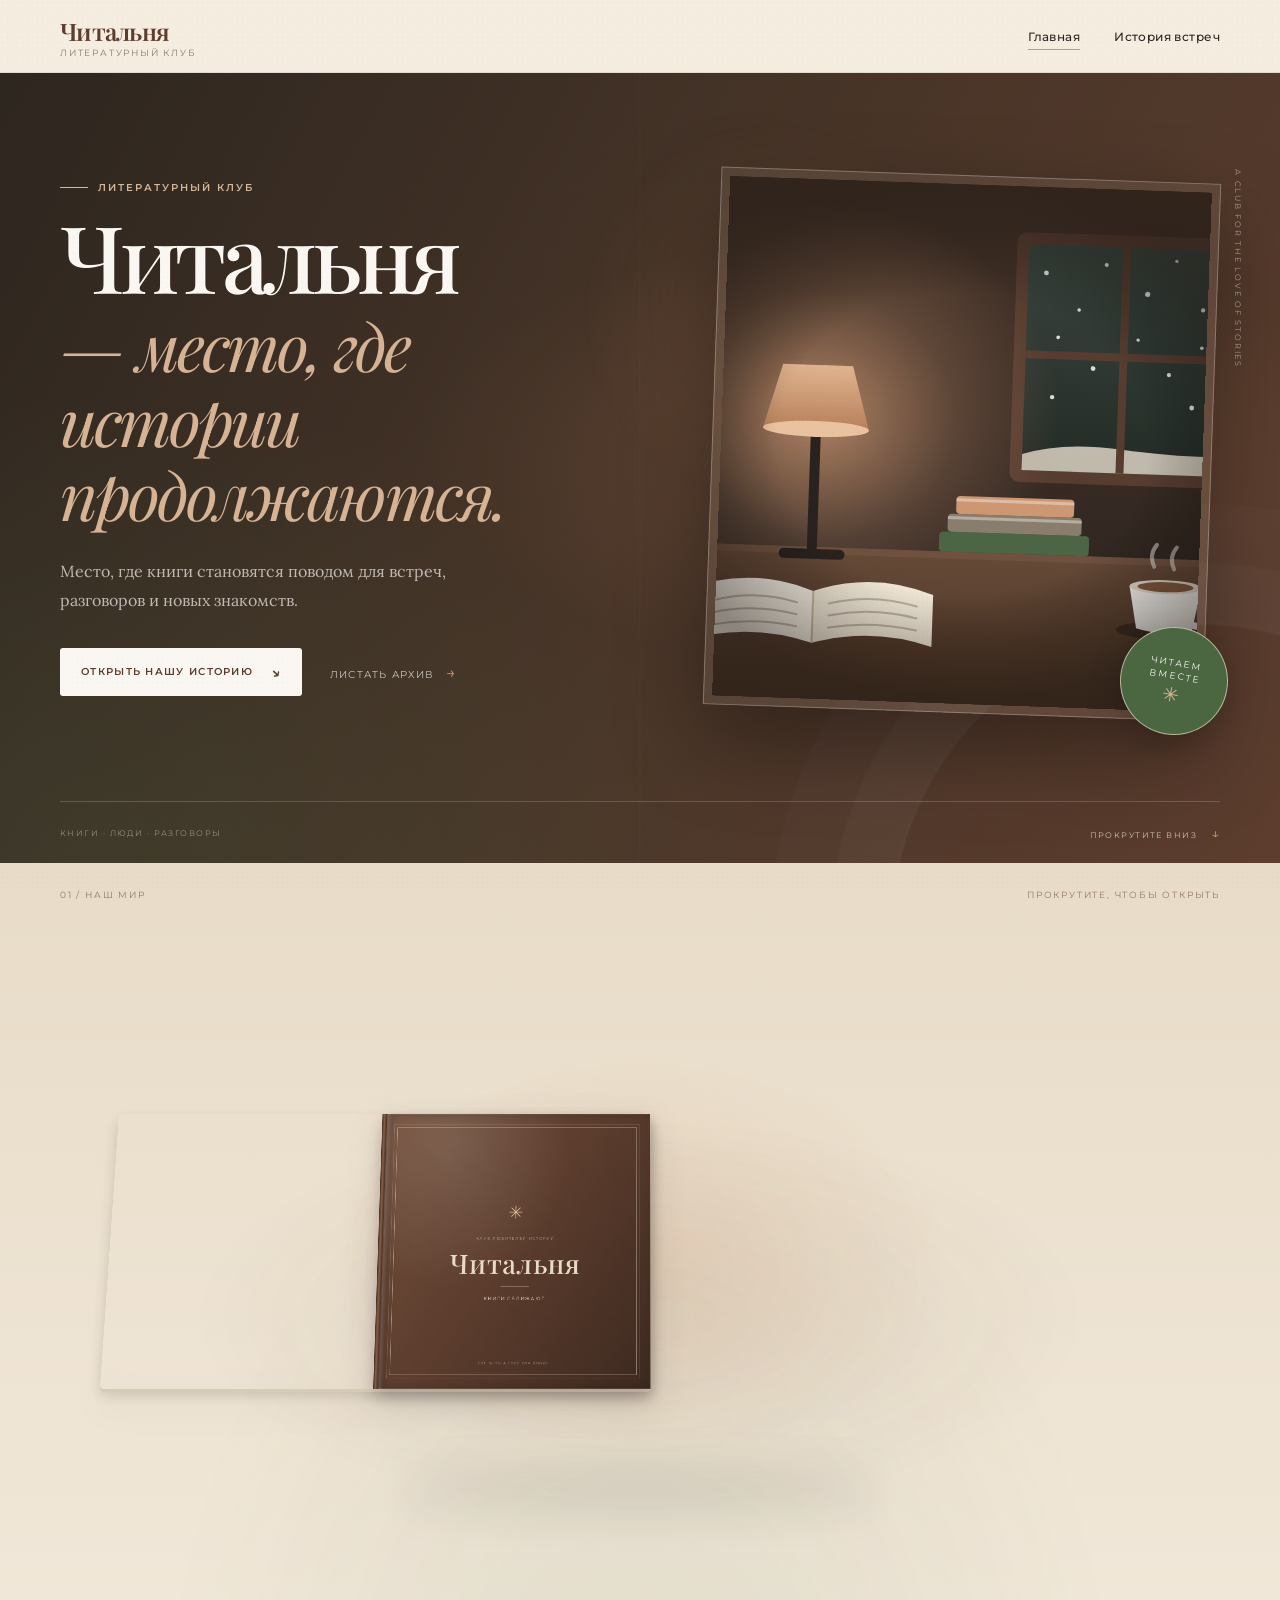
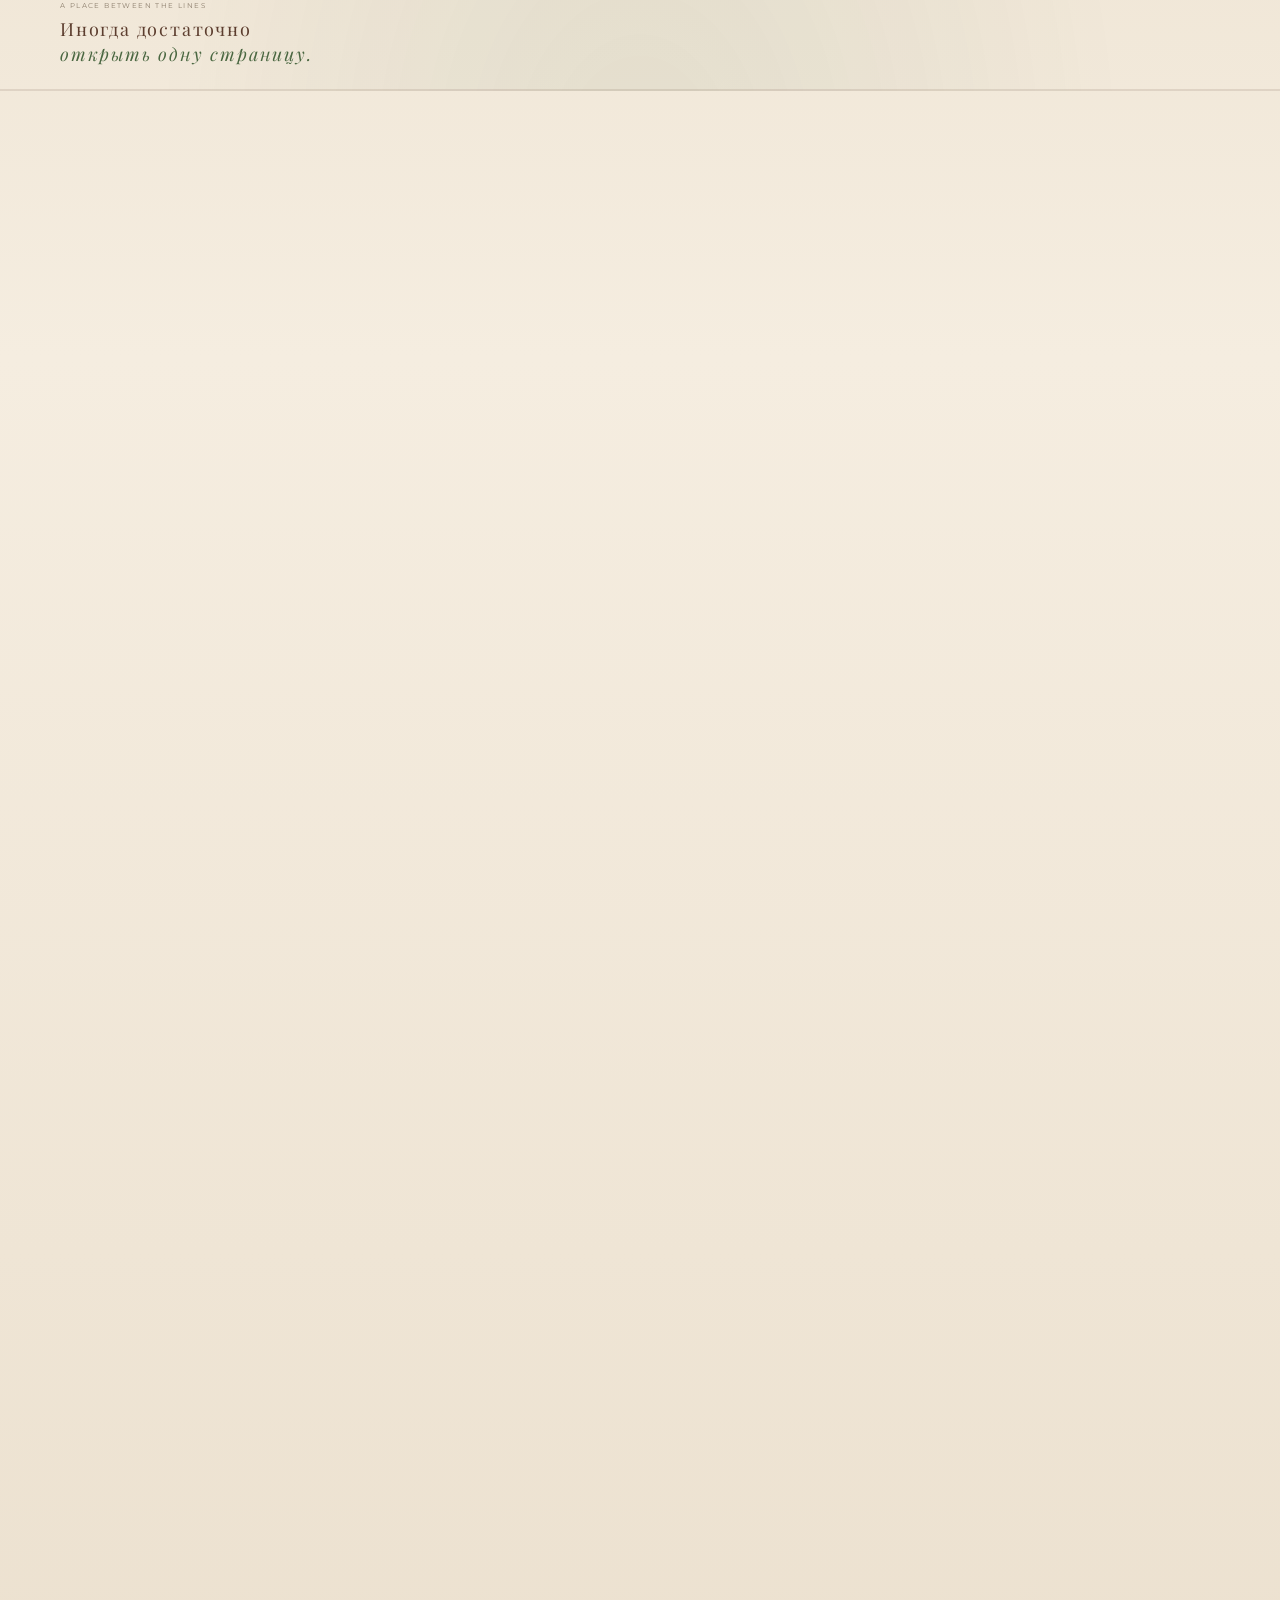
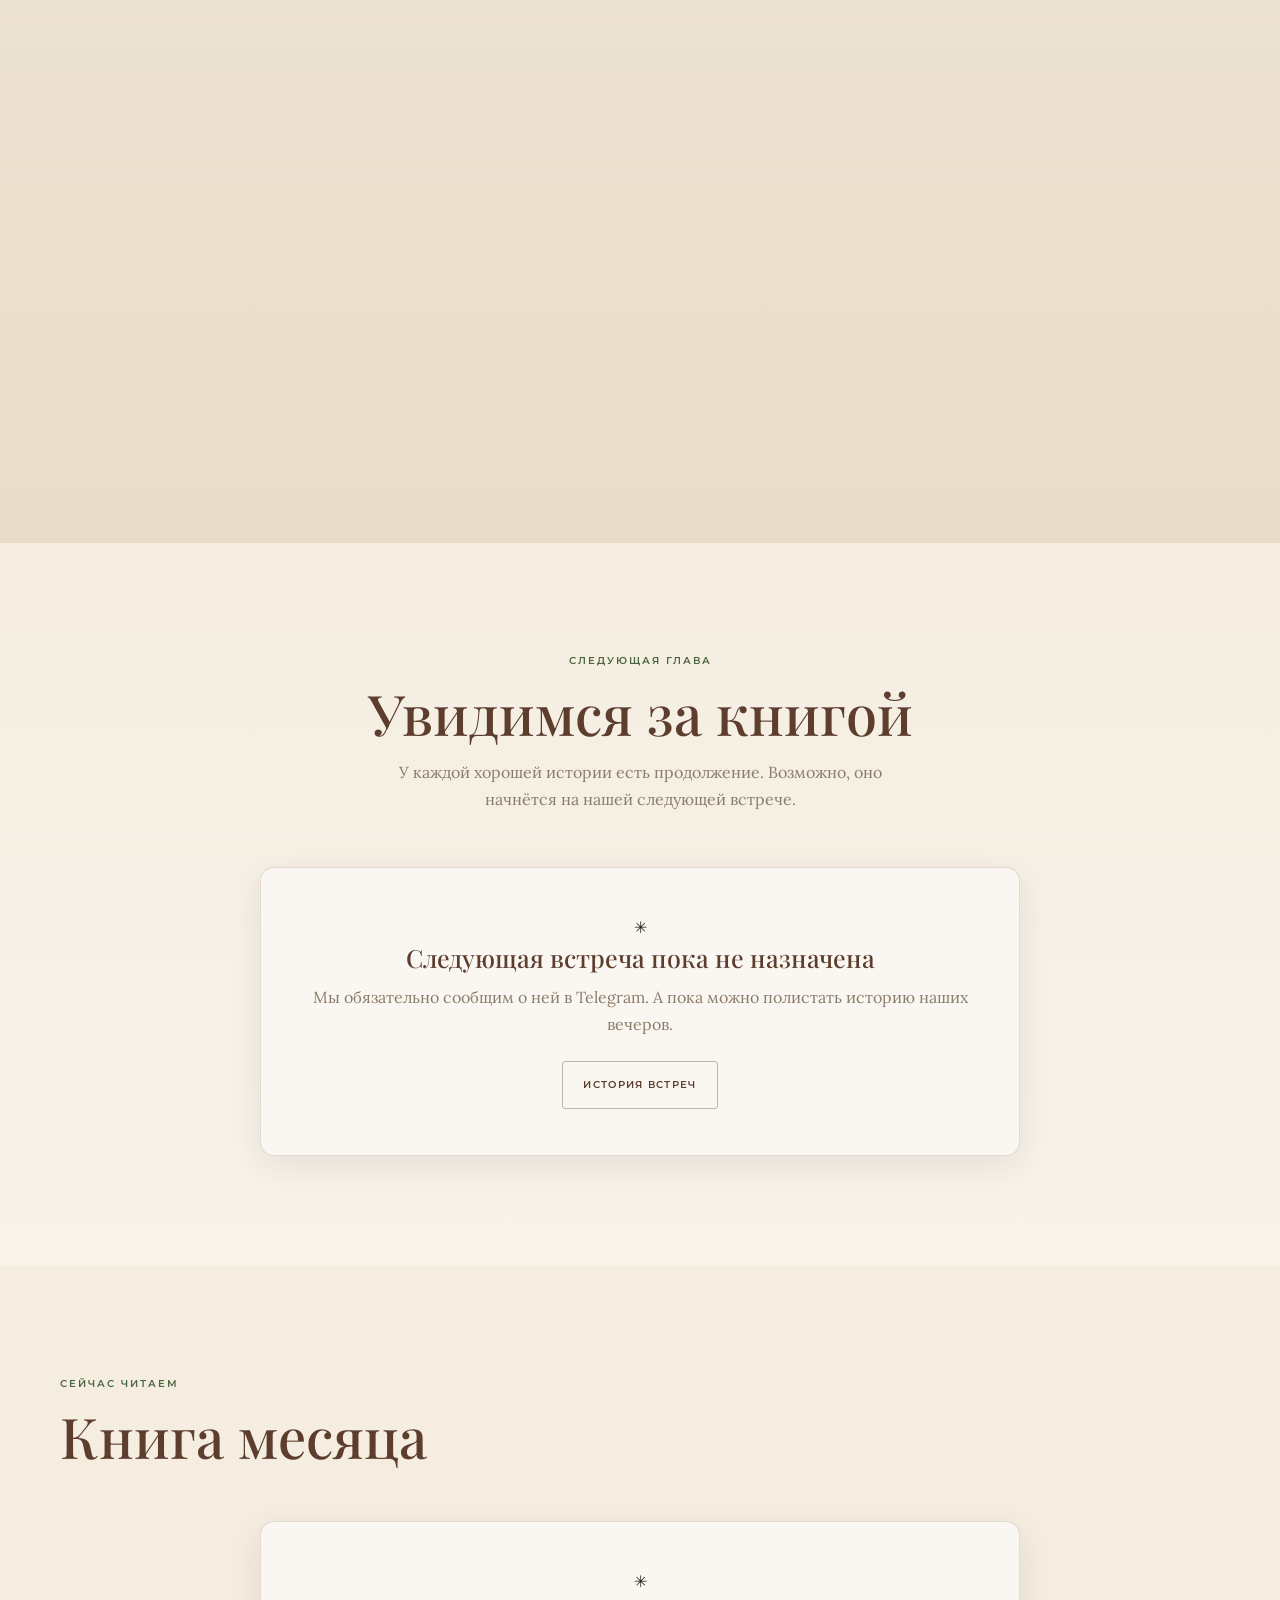
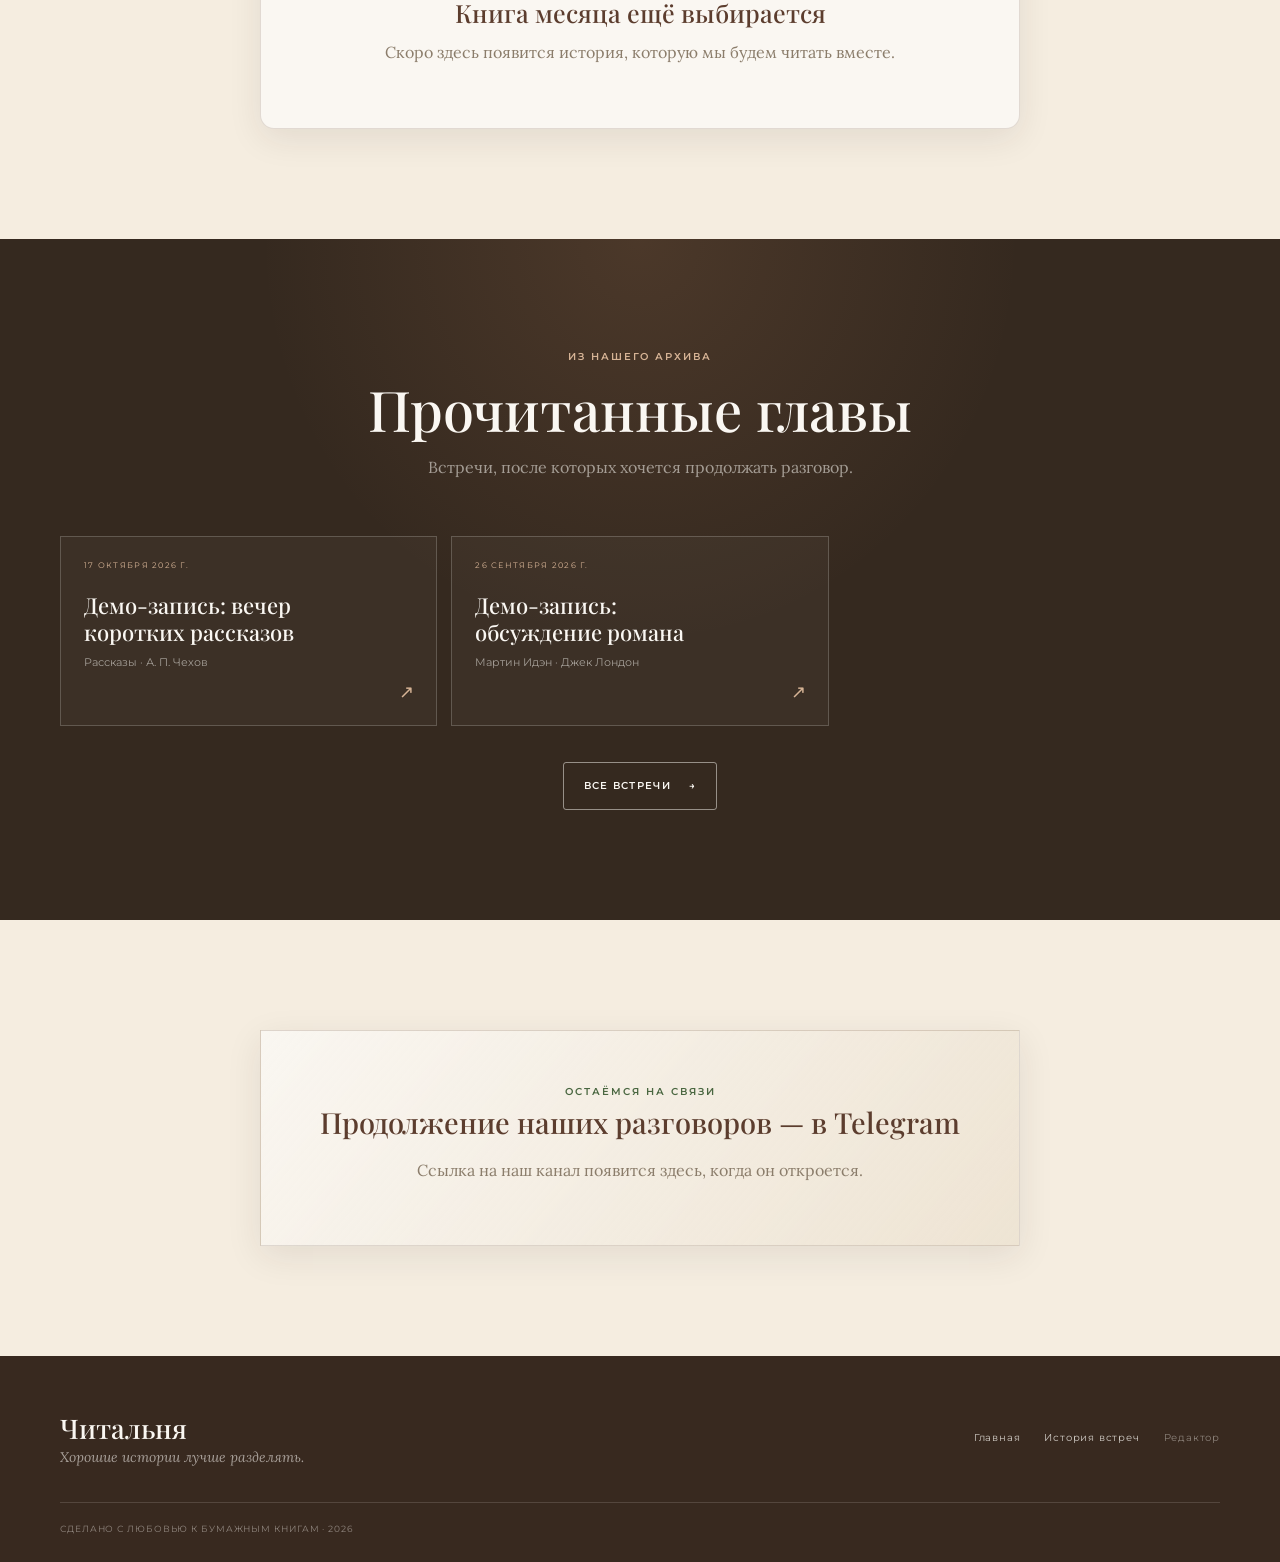
<file: index.html>
<!DOCTYPE html>
<html lang="ru">
<head>
  <meta charset="UTF-8">
  <meta name="viewport" content="width=device-width, initial-scale=1.0">
  <meta name="theme-color" content="#F5EDE0">
  <meta name="description" content="Читальня — камерный литературный клуб. Встречи, книги, разговоры и тёплые вечера.">
  <title>Читальня — литературный клуб</title>
  <link rel="icon" type="image/svg+xml" href="assets/icons/favicon.svg">
  <link rel="preconnect" href="https://fonts.googleapis.com">
  <link rel="preconnect" href="https://fonts.gstatic.com" crossorigin>
  <link href="https://fonts.googleapis.com/css2?family=Playfair+Display:ital,wght@0,400;0,500;0,600;0,700;1,400&family=Lora:ital,wght@0,400;0,500;0,600;1,400&family=Montserrat:wght@400;500;600&display=swap" rel="stylesheet">
  <link rel="stylesheet" href="css/global.css">
  <link rel="stylesheet" href="css/home.css">
</head>
<body>
  <a class="skip-link" href="#main">К содержанию</a>
  <header class="site-header">
    <div class="container site-header__inner">
      <a class="brand" href="index.html" aria-label="Читальня — главная">
        <span class="brand__name" data-site-name>Читальня</span>
        <span class="brand__sub" data-site-subtitle>Литературный клуб</span>
      </a>
      <button class="nav-toggle" type="button" aria-expanded="false" aria-controls="siteNav" aria-label="Открыть меню"><span></span><span></span><span></span></button>
      <nav id="siteNav" class="site-nav" aria-label="Основная навигация">
        <a href="index.html">Главная</a>
        <a href="history.html">История встреч</a>
        <span data-telegram-wrap><a data-telegram-link>Telegram</a></span>
      </nav>
    </div>
  </header>

  <div class="container"><div id="dataNotice" class="data-notice" hidden></div></div>
  <noscript><div class="container"><div class="data-notice">Для работы Читальни нужен включённый JavaScript.</div></div></noscript>

  <main id="main">
    <section class="hero hero--cinematic">
      <div class="hero__grain" aria-hidden="true"></div>
      <div class="hero__orb hero__orb--one" aria-hidden="true"></div>
      <div class="hero__orb hero__orb--two" aria-hidden="true"></div>
      <div class="hero__inner container">
        <div class="hero__copy">
          <p class="eyebrow hero__eyebrow"><span class="eyebrow__line"></span><span data-site-subtitle>Литературный клуб</span></p>
          <h1 class="hero__title"><span data-site-name>Читальня</span><i> — место, где истории продолжаются.</i></h1>
          <p class="hero__desc" id="heroDesc">Место, где книги становятся поводом для встреч, разговоров и новых знакомств.</p>
          <div class="hero__actions">
            <a class="btn btn--light" href="#book-section"><span>Открыть нашу историю</span><span class="btn__arrow" aria-hidden="true">↘</span></a>
            <a class="hero__quiet-link" href="history.html">Листать архив <span aria-hidden="true">→</span></a>
          </div>
        </div>
        <div class="hero__visual" aria-hidden="true">
          <div class="hero__visual-glow"></div>
          <div class="hero__image-frame"><img id="heroImage" src="assets/images/hero.svg" width="640" height="520" alt="" fetchpriority="high" decoding="async"></div>
          <div class="hero__seal"><span>ЧИТАЕМ</span><span>ВМЕСТЕ</span><b>✳</b></div>
          <span class="hero__side-note">A CLUB FOR THE LOVE OF STORIES</span>
        </div>
      </div>
      <div class="hero__bottom container"><span>КНИГИ · ЛЮДИ · РАЗГОВОРЫ</span><a href="#book-section">ПРОКРУТИТЕ ВНИЗ <span aria-hidden="true">↓</span></a></div>
    </section>

    <section class="book-scroll-section" id="book-section" aria-label="История Читальни">
      <div class="book-scroll-sticky" id="bookScrollSticky">
        <div class="book-atmosphere" aria-hidden="true"></div>
        <div class="book-scroll-top container">
          <span class="book-scroll-kicker">01 / НАШ МИР</span>
          <span class="book-scroll-instruction" id="bookHint">ПРОКРУТИТЕ, ЧТОБЫ ОТКРЫТЬ</span>
        </div>
        <div class="book-stage">
          <div class="book-stage__halo" aria-hidden="true"></div>
          <div class="book-shadow" aria-hidden="true"></div>
          <div class="scroll-book" id="book" data-state="closed">
            <div class="book-pages">
              <article class="book-page book-page--left" aria-label="О клубе">
                <div class="page-inner" id="bookPageLeft"></div>
                <span class="page-number">01</span>
              </article>
              <article class="book-page book-page--right" aria-label="Ближайшая встреча">
                <div class="page-inner" id="bookPageRight"></div>
                <span class="page-number">02</span>
              </article>
            </div>
            <div class="book-cover" id="bookCover">
              <div class="book-cover__face book-cover__front">
                <div class="book-cover__border">
                  <span class="book-cover__ornament">✳</span>
                  <span class="book-cover__small">КЛУБ ЛЮБИТЕЛЕЙ ИСТОРИЙ</span>
                  <span class="book-cover__title" data-book-title>Читальня</span>
                  <span class="book-cover__rule"></span>
                  <span class="book-cover__sub">Книги сближают</span>
                  <span class="book-cover__author">EST. WITH A LOVE FOR BOOKS</span>
                </div>
                <button type="button" class="book-cover__trigger" id="bookOpenTrigger" aria-label="Прокрутить к раскрытой книге"></button>
              </div>
              <div class="book-cover__face book-cover__back" aria-hidden="true"><span>EX LIBRIS<br><b>ЧИТАЛЬНЯ</b></span></div>
            </div>
            <div class="book-spine" aria-hidden="true"></div>
          </div>
        </div>
        <div class="book-scroll-caption container">
          <div class="book-scroll-caption__left"><span class="caption-index">A PLACE BETWEEN THE LINES</span><p>Иногда достаточно<br><em>открыть одну страницу.</em></p></div>
          <div class="book-scroll-caption__right"><span class="caption-index">02 / ВНУТРИ</span><p>Знакомьтесь с клубом,<br>выбирайте следующую встречу.</p></div>
        </div>
        <div class="book-progress" aria-hidden="true"><span id="bookProgressBar"></span></div>
      </div>
    </section>

    <section class="section meeting-section" id="next-meeting">
      <div class="container">
        <header class="section__head reveal"><p class="eyebrow">Следующая глава</p><h2>Увидимся за книгой</h2><p class="section__intro">У каждой хорошей истории есть продолжение. Возможно, оно начнётся на нашей следующей встрече.</p></header>
        <div id="nextMeetingBody"></div>
      </div>
    </section>

    <section class="section book-month-section" id="book-of-month">
      <div class="container">
        <header class="section__head reveal section__head--left"><p class="eyebrow">Сейчас читаем</p><h2>Книга месяца</h2></header>
        <div id="bookOfMonthBody"></div>
      </div>
    </section>

    <section class="section recent-section section--dark" id="recent">
      <div class="container">
        <header class="section__head reveal"><p class="eyebrow eyebrow--light">Из нашего архива</p><h2>Прочитанные главы</h2><p class="section__intro">Встречи, после которых хочется продолжать разговор.</p></header>
        <div class="recent-grid" id="recentBody"></div>
        <p class="section__more"><a class="btn btn--outline-light" href="history.html">Все встречи <span aria-hidden="true">→</span></a></p>
      </div>
    </section>

    <section class="section telegram-section" id="telegram"><div class="container" id="telegramBody"></div></section>
  </main>

  <footer class="site-footer">
    <div class="container site-footer__inner">
      <div><p class="site-footer__brand"><span data-site-name>Читальня</span></p><p class="site-footer__tagline">Хорошие истории лучше разделять.</p></div>
      <nav class="site-footer__nav" aria-label="Ссылки в подвале"><a href="index.html">Главная</a><a href="history.html">История встреч</a><span data-telegram-wrap><a data-telegram-link>Telegram</a></span><a href="editor.html" class="muted-link">Редактор</a></nav>
      <p class="site-footer__note">Сделано с любовью к бумажным книгам · <span data-year></span></p>
    </div>
  </footer>

  <div id="toastRegion" class="toast-region" aria-live="polite"></div>
  <script src="js/core.js" defer></script>
  <script src="js/render.js" defer></script>
  <script src="js/book.js" defer></script>
  <script src="js/home.js" defer></script>
</body>
</html>
</file>
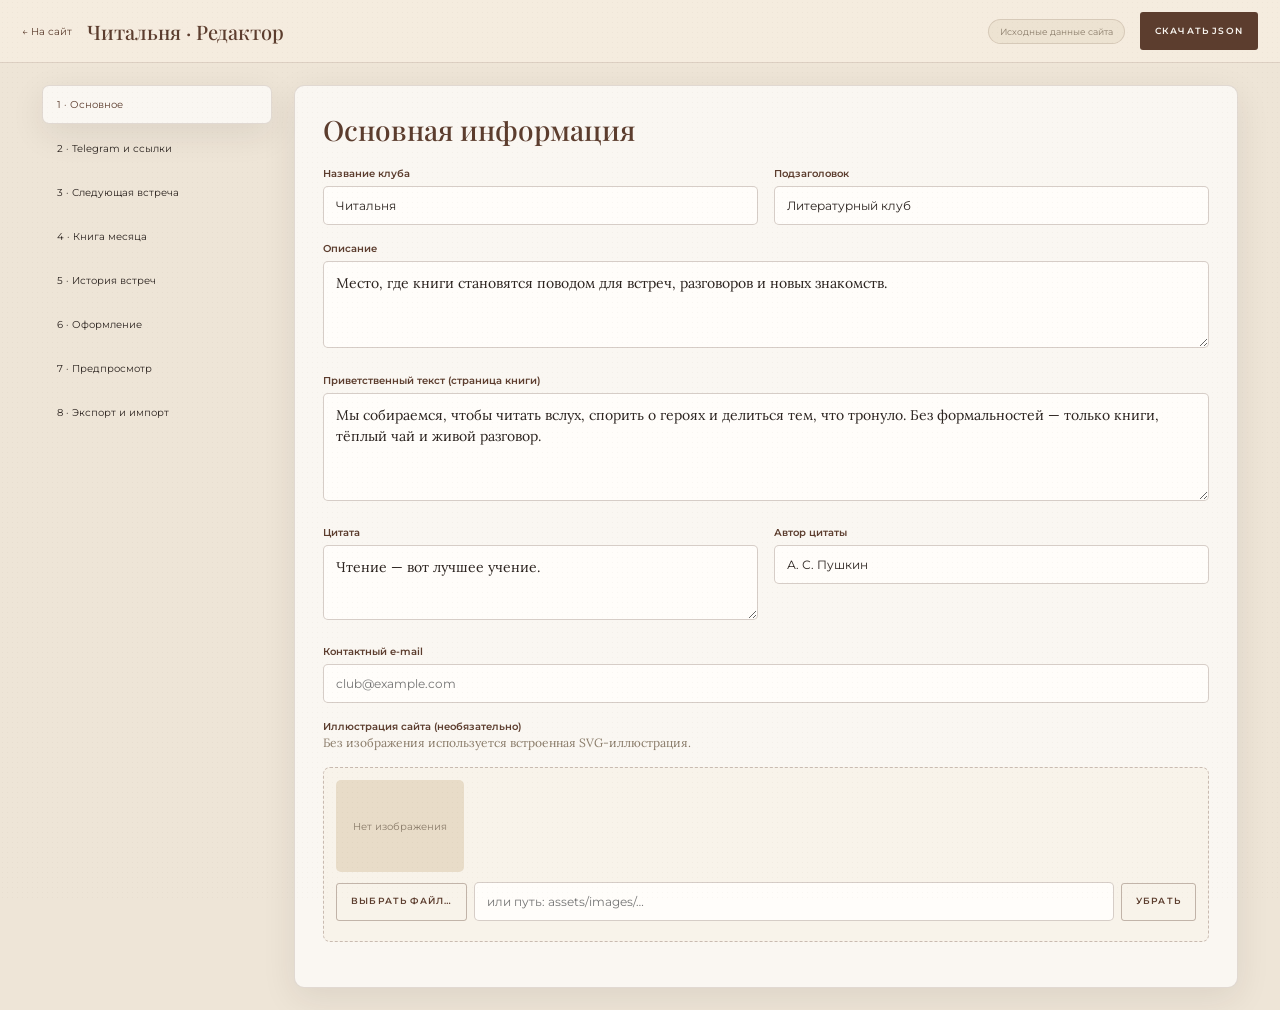
<file: editor.html>
<!DOCTYPE html>
<html lang="ru">
<head>
  <meta charset="UTF-8"><meta name="viewport" content="width=device-width, initial-scale=1.0"><meta name="robots" content="noindex"><meta name="theme-color" content="#F5EDE0">
  <title>Редактор — Читальня</title><link rel="icon" type="image/svg+xml" href="assets/icons/favicon.svg">
  <link rel="preconnect" href="https://fonts.googleapis.com"><link rel="preconnect" href="https://fonts.gstatic.com" crossorigin>
  <link href="https://fonts.googleapis.com/css2?family=Playfair+Display:ital,wght@0,400;0,500;0,600;0,700;1,400&family=Lora:ital,wght@0,400;0,500;0,600;1,400&family=Montserrat:wght@400;500;600&display=swap" rel="stylesheet">
  <link rel="stylesheet" href="css/global.css"><link rel="stylesheet" href="css/editor.css">
</head>
<body class="editor-body">
  <header class="ed-top"><a class="ed-top__back" href="index.html">← На сайт</a><h1 class="ed-top__title">Читальня · Редактор</h1><span class="ed-status" id="edStatus" role="status">Загрузка…</span><button type="button" class="btn btn--primary btn--sm" id="exportBtnTop">Скачать JSON</button></header>
  <div class="container"><div id="dataNotice" class="data-notice" hidden></div></div>
  <div class="container"><div class="ed-draft" id="draftBanner" hidden><p id="draftInfo"></p><div class="ed-draft__actions"><button type="button" class="btn btn--primary btn--sm" id="draftContinue">Продолжить</button><button type="button" class="btn btn--ghost btn--sm" id="draftReset">Сбросить к данным сайта</button></div></div></div>
  <div class="ed-layout">
    <nav class="ed-nav" aria-label="Разделы редактора">
      <button type="button" class="ed-nav__btn is-active" data-panel="site">1 · Основное</button><button type="button" class="ed-nav__btn" data-panel="links">2 · Telegram и ссылки</button><button type="button" class="ed-nav__btn" data-panel="meeting">3 · Следующая встреча</button><button type="button" class="ed-nav__btn" data-panel="book">4 · Книга месяца</button><button type="button" class="ed-nav__btn" data-panel="history">5 · История встреч</button><button type="button" class="ed-nav__btn" data-panel="design">6 · Оформление</button><button type="button" class="ed-nav__btn" data-panel="preview">7 · Предпросмотр</button><button type="button" class="ed-nav__btn" data-panel="data">8 · Экспорт и импорт</button>
    </nav>
    <main class="ed-main" id="editorMain">
      <section class="ed-panel" id="panel-site"><h2>Основная информация</h2>
        <div class="field-grid"><label class="field"><span class="field__label">Название клуба</span><input class="input" type="text" data-path="site.name" maxlength="80"></label><label class="field"><span class="field__label">Подзаголовок</span><input class="input" type="text" data-path="site.subtitle" maxlength="80"></label></div>
        <label class="field"><span class="field__label">Описание</span><textarea class="input" rows="3" data-path="site.description"></textarea></label><label class="field"><span class="field__label">Приветственный текст (страница книги)</span><textarea class="input" rows="4" data-path="site.welcome"></textarea></label>
        <div class="field-grid"><label class="field"><span class="field__label">Цитата</span><textarea class="input" rows="2" data-path="site.quote"></textarea></label><label class="field"><span class="field__label">Автор цитаты</span><input class="input" type="text" data-path="site.quoteAuthor"></label></div>
        <label class="field"><span class="field__label">Контактный e-mail</span><input class="input" type="email" data-path="site.email" placeholder="club@example.com"></label>
        <div class="field"><span class="field__label">Иллюстрация сайта (необязательно)</span><p class="field__hint muted">Без изображения используется встроенная SVG-иллюстрация.</p><div data-image="site.heroImage"></div></div>
      </section>
      <section class="ed-panel" id="panel-links" hidden><h2>Telegram и ссылки</h2><label class="field"><span class="field__label">Ссылка на Telegram клуба</span><input class="input" type="url" data-path="site.telegram" placeholder="https://t.me/your_club"></label><p class="field__hint muted">Ссылка появится в шапке, подвале и блоках Telegram. Если поле пустое, кнопки скрываются.</p></section>
      <section class="ed-panel" id="panel-meeting" hidden><h2>Следующая встреча</h2>
        <label class="switch"><input type="checkbox" data-path="nextMeeting.enabled"><span class="switch__track" aria-hidden="true"></span><span class="switch__text">Встреча запланирована</span></label><p class="field__hint muted">Если выключить, сайт покажет сообщение, что встреча пока не назначена.</p>
        <div class="field-grid"><label class="field"><span class="field__label">Название встречи</span><input class="input" type="text" data-path="nextMeeting.title"></label><label class="field"><span class="field__label">Дата</span><input class="input" type="date" data-path="nextMeeting.date"></label><label class="field"><span class="field__label">Время</span><input class="input" type="time" data-path="nextMeeting.time"></label><label class="field"><span class="field__label">Книга</span><input class="input" type="text" data-path="nextMeeting.book"></label><label class="field"><span class="field__label">Автор</span><input class="input" type="text" data-path="nextMeeting.author"></label><label class="field"><span class="field__label">Место</span><input class="input" type="text" data-path="nextMeeting.location"></label><label class="field"><span class="field__label">Формат</span><input class="input" type="text" data-path="nextMeeting.format" list="formats"></label></div>
        <datalist id="formats"><option value="Очная встреча"></option><option value="Онлайн"></option><option value="Гибрид"></option></datalist><label class="field"><span class="field__label">Описание встречи</span><textarea class="input" rows="4" data-path="nextMeeting.description"></textarea></label><label class="field"><span class="field__label">Ссылка на регистрацию</span><input class="input" type="url" data-path="nextMeeting.url" placeholder="https://…"></label><div class="field"><span class="field__label">Изображение встречи</span><div data-image="nextMeeting.image"></div></div>
      </section>
      <section class="ed-panel" id="panel-book" hidden><h2>Книга месяца</h2><div class="field-grid"><label class="field"><span class="field__label">Название</span><input class="input" type="text" data-path="bookOfMonth.title"></label><label class="field"><span class="field__label">Автор</span><input class="input" type="text" data-path="bookOfMonth.author"></label><label class="field"><span class="field__label">Жанр</span><input class="input" type="text" data-path="bookOfMonth.genre"></label><label class="field"><span class="field__label">Ссылка на обзор</span><input class="input" type="url" data-path="bookOfMonth.reviewUrl" placeholder="https://…"></label></div><label class="field"><span class="field__label">Описание</span><textarea class="input" rows="4" data-path="bookOfMonth.description"></textarea></label><label class="field"><span class="field__label">Заметка клуба</span><input class="input" type="text" data-path="bookOfMonth.note"></label><div class="field"><span class="field__label">Обложка книги</span><div data-image="bookOfMonth.cover"></div></div></section>
      <section class="ed-panel" id="panel-history" hidden><div id="mListWrap"><div class="panel-head"><h2>История встреч</h2><button type="button" class="btn btn--primary btn--sm" id="mAdd">+ Добавить встречу</button></div><p class="field__hint muted">Стрелки меняют порядок записей при выборе «Порядок клуба» в архиве.</p><div class="m-list" id="mList"></div></div>
        <div id="mForm" hidden><h3 id="mFormTitle">Новая встреча</h3><div class="field-grid"><label class="field"><span class="field__label">Название</span><input class="input" id="mTitle" type="text"></label><label class="field"><span class="field__label">Дата</span><input class="input" id="mDate" type="date"></label><label class="field"><span class="field__label">Книга</span><input class="input" id="mBook" type="text"></label><label class="field"><span class="field__label">Автор</span><input class="input" id="mAuthor" type="text"></label><label class="field"><span class="field__label">Место</span><input class="input" id="mLocation" type="text"></label><label class="field"><span class="field__label">Формат</span><input class="input" id="mFormat" type="text" list="formats"></label></div><label class="field"><span class="field__label">Описание</span><textarea class="input" rows="3" id="mDescription"></textarea></label><label class="field"><span class="field__label">Впечатления и заметки вечера</span><textarea class="input" rows="3" id="mImpressions"></textarea></label>
          <div class="field"><span class="field__label">Фотографии</span><details class="note"><summary>Как добавить изображения</summary><p>Можно встроить небольшое фото в JSON, но это увеличит размер данных. Рекомендуется скачать сжатое фото отдельно и загрузить его в <code>assets/images/</code> репозитория. Редактор не отправляет файлы на GitHub автоматически.</p></details><div id="mPhotos"></div><button type="button" class="btn btn--ghost btn--sm" id="mAddPhoto">+ Добавить фото</button></div>
          <div class="field"><span class="field__label">Дополнительные ссылки</span><div id="mLinks"></div><button type="button" class="btn btn--ghost btn--sm" id="mAddLink">+ Добавить ссылку</button></div><div class="form-actions"><button type="button" class="btn btn--primary" id="mSave">Сохранить встречу</button><button type="button" class="btn btn--ghost" id="mCancel">Отмена</button></div>
        </div>
      </section>
      <section class="ed-panel" id="panel-design" hidden><h2>Настройки оформления</h2><label class="switch"><input type="checkbox" data-path="settings.showBookOfMonth"><span class="switch__track"></span><span class="switch__text">Показывать блок «Книга месяца»</span></label><label class="switch"><input type="checkbox" data-path="settings.showHistory"><span class="switch__track"></span><span class="switch__text">Показывать историю встреч</span></label><label class="switch"><input type="checkbox" data-path="settings.showTelegram"><span class="switch__track"></span><span class="switch__text">Показывать блок Telegram на главной</span></label><p class="field__hint muted">Палитра и анимации находятся в CSS. При системной настройке уменьшения движения анимации отключаются.</p></section>
      <section class="ed-panel" id="panel-preview" hidden><h2>Предпросмотр</h2><div class="preview-tabs" role="tablist"><button class="preview-tabs__btn is-active" data-preview-tab="home" type="button">Главная</button><button class="preview-tabs__btn" data-preview-tab="meeting" type="button">Встреча</button><button class="preview-tabs__btn" data-preview-tab="book" type="button">Книга</button><button class="preview-tabs__btn" data-preview-tab="history" type="button">История</button></div><div class="preview-stage" id="previewStage"></div><p class="field__hint muted">Предпросмотр обновляется автоматически при изменениях.</p></section>
      <section class="ed-panel" id="panel-data" hidden><h2>Экспорт и импорт данных</h2><p class="muted" id="storageStats"></p><div class="ed-actions"><button type="button" class="btn btn--primary" id="exportBtn">Скачать chitalnya-data.json</button><button type="button" class="btn btn--ghost" id="importBtn">Импортировать JSON…</button><input type="file" id="importFile" accept=".json,application/json" hidden><button type="button" class="btn btn--ghost" id="resetBtn">Сбросить черновик</button></div><div id="exportReport" class="export-report" aria-live="polite"></div><div id="exportSteps" class="note note--static" hidden><b>Как опубликовать изменения:</b><ol><li>Откройте репозиторий на GitHub.</li><li>Замените файл <code>data/chitalnya-data.json</code> скачанным JSON.</li><li>Если добавляли изображения, загрузите их в <code>assets/images/</code>.</li><li>Нажмите Commit changes. GitHub Pages обновит сайт автоматически.</li></ol></div><details class="note"><summary>Как устроено хранение</summary><p>Черновик автоматически сохраняется в браузере. Посетители видят только JSON из репозитория. Экспорт скачивает файл, но не отправляет изменения на GitHub.</p></details></section>
    </main>
  </div>
  <template id="tplImage"><div class="img-field"><div class="img-field__preview" data-preview><span>Нет изображения</span></div><div class="img-field__row"><button type="button" class="btn btn--ghost btn--sm" data-pick>Выбрать файл…</button><input type="file" accept="image/*" hidden data-file><input type="text" class="input" data-manual placeholder="или путь: assets/images/…" aria-label="Путь к изображению"><button type="button" class="btn btn--ghost btn--sm" data-clear>Убрать</button><button type="button" class="btn btn--ghost btn--sm" data-remove hidden>Удалить фото</button></div><div class="img-field__choice" data-choice hidden><p class="img-field__info" data-choice-info></p><div class="img-field__modes"><button type="button" class="btn btn--primary btn--sm" data-mode-base64>Встроить в JSON</button><button type="button" class="btn btn--accent btn--sm" data-mode-file>Скачать для репозитория</button><button type="button" class="btn btn--ghost btn--sm" data-mode-cancel>Отмена</button></div></div><p class="img-field__hint" data-hint></p></div></template>
  <div id="toastRegion" class="toast-region" aria-live="polite"></div>
  <script src="js/core.js" defer></script><script src="js/render.js" defer></script><script src="js/editor.js" defer></script>
</body></html>
</file>
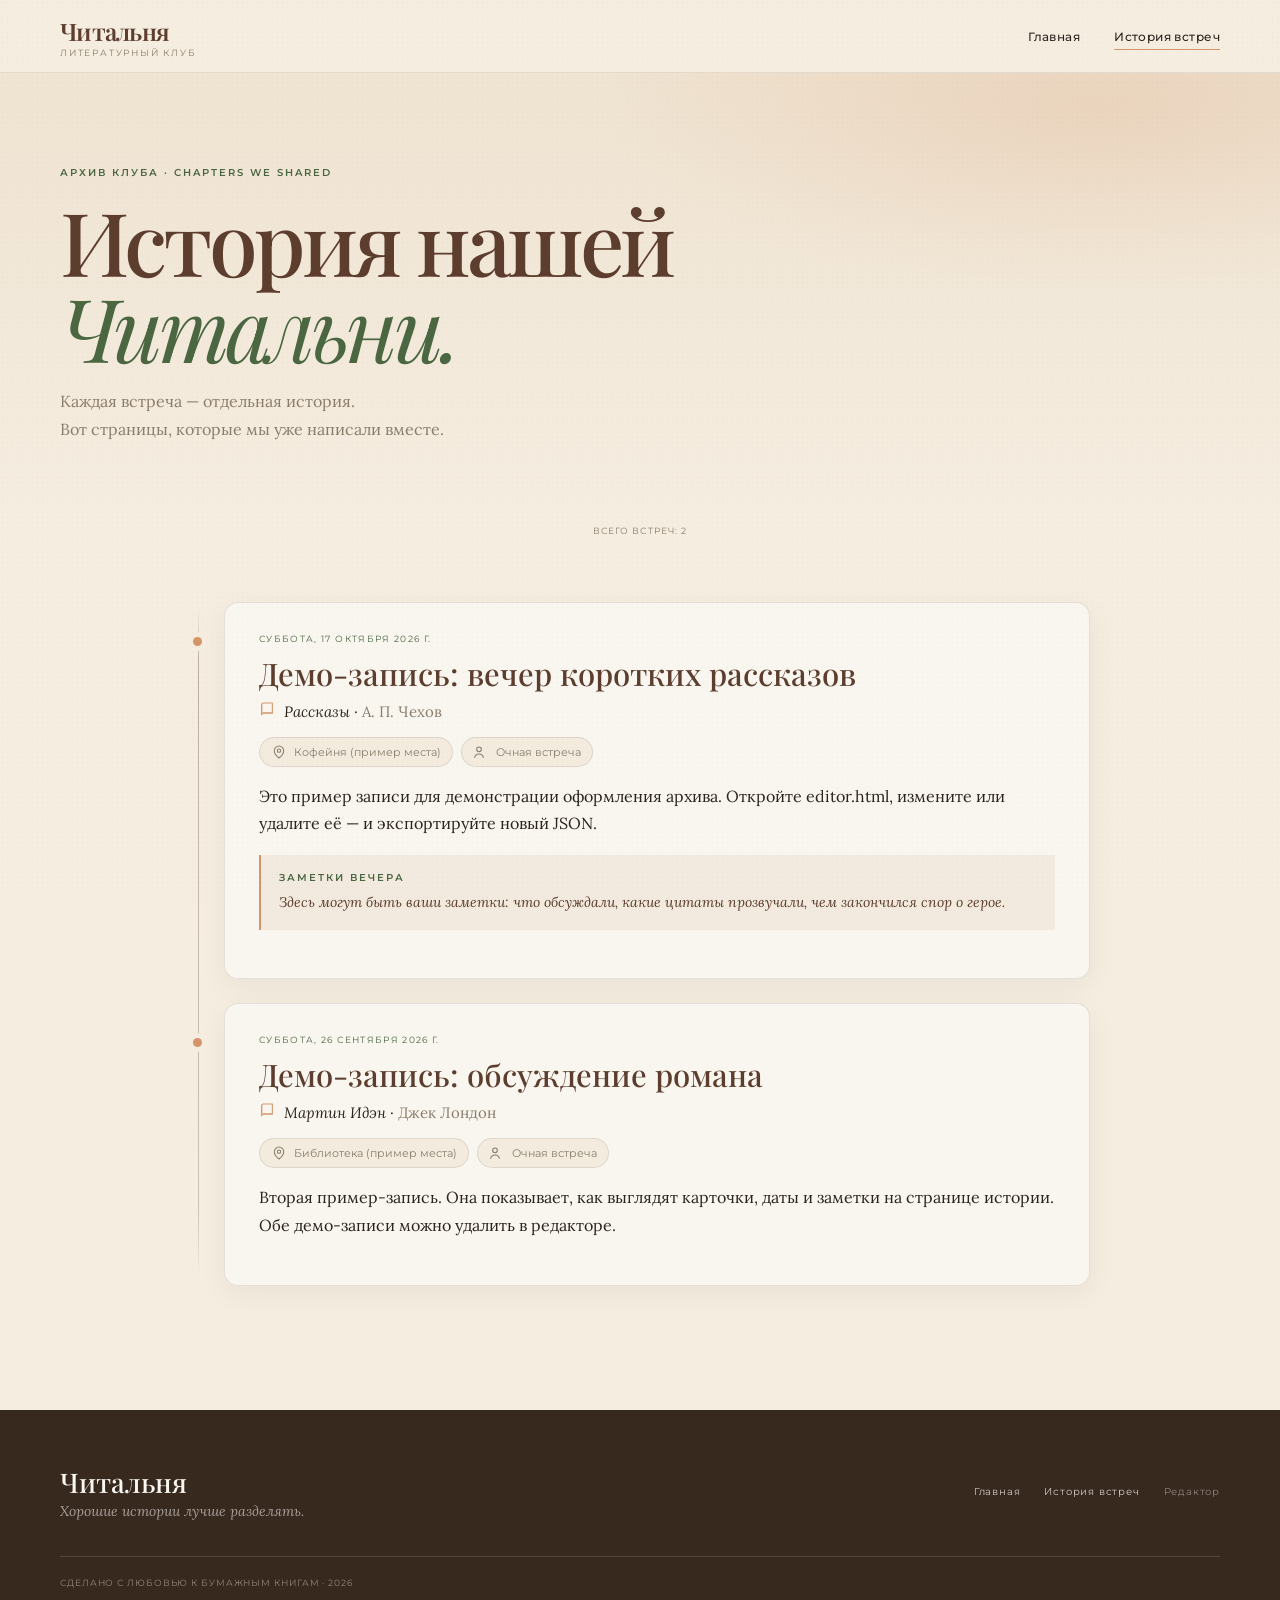
<file: history.html>
<!DOCTYPE html>
<html lang="ru">
<head>
  <meta charset="UTF-8"><meta name="viewport" content="width=device-width, initial-scale=1.0"><meta name="theme-color" content="#F5EDE0">
  <title>История встреч — Читальня</title><meta name="description" content="Архив вечеров литературного клуба Читальня: книги, обсуждения, заметки и фотографии.">
  <link rel="icon" type="image/svg+xml" href="assets/icons/favicon.svg">
  <link rel="preconnect" href="https://fonts.googleapis.com"><link rel="preconnect" href="https://fonts.gstatic.com" crossorigin>
  <link href="https://fonts.googleapis.com/css2?family=Playfair+Display:ital,wght@0,400;0,500;0,600;0,700;1,400&family=Lora:ital,wght@0,400;0,500;0,600;1,400&family=Montserrat:wght@400;500;600&display=swap" rel="stylesheet">
  <link rel="stylesheet" href="css/global.css"><link rel="stylesheet" href="css/history.css">
</head>
<body>
  <a class="skip-link" href="#main">К содержанию</a>
  <header class="site-header"><div class="container site-header__inner">
    <a class="brand" href="index.html"><span class="brand__name" data-site-name>Читальня</span><span class="brand__sub" data-site-subtitle>Литературный клуб</span></a>
    <button class="nav-toggle" type="button" aria-expanded="false" aria-controls="siteNav" aria-label="Открыть меню"><span></span><span></span><span></span></button>
    <nav id="siteNav" class="site-nav" aria-label="Основная навигация"><a href="index.html">Главная</a><a href="history.html">История встреч</a><span data-telegram-wrap><a data-telegram-link>Telegram</a></span></nav>
  </div></header>
  <div class="container"><div id="dataNotice" class="data-notice" hidden></div></div>
  <main id="main">
    <section class="history-hero"><div class="container"><p class="eyebrow">АРХИВ КЛУБА · CHAPTERS WE SHARED</p><h1>История нашей<br><em>Читальни.</em></h1><p>Каждая встреча — отдельная история.<br>Вот страницы, которые мы уже написали вместе.</p></div></section>
    <div class="history-controls" id="historyControls" hidden>
      <label class="search-field"><span class="sr-only">Поиск по названию, книге или автору</span><span aria-hidden="true">⌕</span><input type="search" id="historySearch" placeholder="Поиск по названию или книге…" autocomplete="off"></label>
      <label class="sort-field"><span>Сортировка</span><select id="historySort"><option value="new">Сначала новые</option><option value="old">Сначала старые</option><option value="manual">Порядок клуба</option></select></label>
    </div>
    <p class="history-count muted" id="historyCount" aria-live="polite"></p>
    <section class="section section--tight"><div class="container"><div class="timeline" id="historyList"></div></div></section>
  </main>
  <dialog class="lightbox" id="lightbox" aria-label="Просмотр фотографии"><button type="button" class="lightbox__close icon-btn" id="lightboxClose" aria-label="Закрыть просмотр">✕</button><img id="lightboxImg" alt=""><div class="lightbox__bar"><button type="button" class="icon-btn" id="lightboxPrev" aria-label="Предыдущее фото">‹</button><span id="lightboxCaption"></span><button type="button" class="icon-btn" id="lightboxNext" aria-label="Следующее фото">›</button></div></dialog>
  <footer class="site-footer"><div class="container site-footer__inner"><div><p class="site-footer__brand"><span data-site-name>Читальня</span></p><p class="site-footer__tagline">Хорошие истории лучше разделять.</p></div><nav class="site-footer__nav" aria-label="Ссылки в подвале"><a href="index.html">Главная</a><a href="history.html">История встреч</a><span data-telegram-wrap><a data-telegram-link>Telegram</a></span><a href="editor.html" class="muted-link">Редактор</a></nav><p class="site-footer__note">Сделано с любовью к бумажным книгам · <span data-year></span></p></div></footer>
  <div id="toastRegion" class="toast-region" aria-live="polite"></div>
  <script src="js/core.js" defer></script><script src="js/render.js" defer></script><script src="js/history.js" defer></script>
</body></html>
</file>
<file: css/global.css>
/* Читальня — shared design system */
:root{
  --color-bg:#F5EDE0;--color-bg-alt:#E8DCC8;--color-primary:#5C3D2E;--color-accent:#4A6741;
  --color-warm:#D4956A;--color-snow:#FAF7F2;--color-text:#2C2420;--color-text-muted:#8B7D6B;
  --color-error:#9C4A2F;--font-display:"Playfair Display",Georgia,"Times New Roman",serif;
  --font-body:"Lora",Georgia,serif;--font-ui:"Montserrat",Arial,sans-serif;
  --line:rgba(92,61,46,.16);--shadow-soft:0 22px 60px rgba(44,36,32,.14);--shadow-card:0 10px 34px rgba(44,36,32,.09);
  --radius:14px;--container:1160px;
}
*,*::before,*::after{box-sizing:border-box}
html{scroll-behavior:smooth;scroll-padding-top:76px}
html,body{margin:0;overflow-x:clip}
body{background:var(--color-bg);color:var(--color-text);font-family:var(--font-body);font-size:16px;line-height:1.7;-webkit-font-smoothing:antialiased}
body::after{content:"";position:fixed;inset:0;z-index:1800;pointer-events:none;opacity:.12;background-image:radial-gradient(rgba(92,61,46,.28) .45px,transparent .6px);background-size:5px 5px}
img{display:block;max-width:100%}h1,h2,h3,h4{margin:0 0 .55em;color:var(--color-primary);font-family:var(--font-display);font-weight:500;line-height:1.12}h1{font-size:clamp(44px,7vw,84px)}h2{font-size:clamp(34px,5vw,56px)}h3{font-size:clamp(22px,3vw,29px)}p{margin:0 0 1em}a{color:var(--color-accent)}button,input,select,textarea{font:inherit}button{color:inherit}::selection{background:rgba(212,149,106,.35)}:focus-visible{outline:2px solid var(--color-accent);outline-offset:4px;border-radius:4px}
.container{width:min(100% - 48px,var(--container));margin-inline:auto}.hidden,[hidden]{display:none!important}.muted{color:var(--color-text-muted)}.sr-only{position:absolute;width:1px;height:1px;padding:0;margin:-1px;overflow:hidden;clip:rect(0,0,0,0);white-space:nowrap;border:0}
.eyebrow{font:600 10px/1.5 var(--font-ui);letter-spacing:.2em;text-transform:uppercase;color:var(--color-accent);margin:0 0 14px}.eyebrow__line{display:inline-block;width:28px;height:1px;background:currentColor;vertical-align:middle;margin-right:10px}
.skip-link{position:absolute;left:12px;top:-54px;z-index:3000;background:var(--color-primary);color:var(--color-snow);padding:10px 16px;border-radius:8px;text-decoration:none;font:13px var(--font-ui)}.skip-link:focus{top:12px}
.site-header{position:sticky;top:0;z-index:100;background:rgba(245,237,224,.91);backdrop-filter:blur(16px);-webkit-backdrop-filter:blur(16px);border-bottom:1px solid rgba(92,61,46,.1)}
.site-header__inner{min-height:72px;display:flex;align-items:center;justify-content:space-between;gap:24px}.brand{display:flex;flex-direction:column;text-decoration:none;line-height:1.15}.brand__name{font:600 24px var(--font-display);letter-spacing:-.03em;color:var(--color-primary)}.brand__sub{font:9px var(--font-ui);letter-spacing:.2em;text-transform:uppercase;color:var(--color-text-muted)}.site-nav{display:flex;align-items:center;gap:34px}.site-nav a{position:relative;padding:9px 0;color:var(--color-text);text-decoration:none;font:500 12px var(--font-ui);letter-spacing:.035em}.site-nav a::after{content:"";position:absolute;left:0;right:100%;bottom:3px;height:1px;background:var(--color-warm);transition:right .3s ease}.site-nav a:hover::after,.site-nav a[aria-current=page]::after{right:0}.nav-toggle{display:none;width:44px;height:44px;border:1px solid var(--line);border-radius:50%;background:transparent;align-items:center;justify-content:center;flex-direction:column;gap:5px}.nav-toggle span{width:16px;height:1px;background:var(--color-primary);transition:transform .25s,opacity .25s}.nav-toggle[aria-expanded=true] span:first-child{transform:translateY(3px) rotate(45deg)}.nav-toggle[aria-expanded=true] span:nth-child(2){opacity:0}.nav-toggle[aria-expanded=true] span:last-child{transform:translateY(-3px) rotate(-45deg)}
.section{padding:110px 0}.section--tight{padding:38px 0 100px}.section__head{max-width:760px;margin:0 auto 54px;text-align:center}.section__head h2{margin-bottom:14px}.section__intro{max-width:54ch;margin:0 auto;color:var(--color-text-muted);font-size:16px}.section__head--left{text-align:left;margin-left:0}.section__more{text-align:center;margin:44px 0 0}
.btn{min-height:48px;display:inline-flex;align-items:center;justify-content:center;gap:18px;padding:13px 20px;border:1px solid transparent;border-radius:3px;text-decoration:none;cursor:pointer;font:600 10px/1.2 var(--font-ui);letter-spacing:.13em;text-transform:uppercase;transition:transform .3s,background .3s,color .3s,border-color .3s,box-shadow .3s}.btn:hover{transform:translateY(-3px)}.btn--primary{background:var(--color-primary);color:var(--color-snow)}.btn--primary:hover{background:#482f23;box-shadow:var(--shadow-card)}.btn--accent{background:var(--color-accent);color:var(--color-snow)}.btn--accent:hover{background:#3b5434}.btn--ghost{background:transparent;color:var(--color-primary);border-color:rgba(92,61,46,.35)}.btn--ghost:hover{background:rgba(92,61,46,.06)}.btn--light{background:var(--color-snow);color:var(--color-primary)}.btn--light:hover{background:#fff;box-shadow:0 12px 34px rgba(0,0,0,.15)}.btn--outline-light{background:transparent;border-color:rgba(250,247,242,.5);color:var(--color-snow)}.btn--outline-light:hover{background:rgba(250,247,242,.1);border-color:var(--color-snow)}.btn--sm{min-height:38px;padding:9px 14px;font-size:9px}.btn__arrow{font-size:16px;letter-spacing:0}
.paper-card{position:relative;background:var(--color-snow);border:1px solid var(--line);border-radius:var(--radius);box-shadow:var(--shadow-card);padding:30px}.empty-card{max-width:760px;margin:auto;text-align:center;padding:46px 30px}.empty-card__title{font:500 25px var(--font-display);color:var(--color-primary);margin-bottom:10px}.empty-card__actions,.card-actions{display:flex;gap:12px;flex-wrap:wrap;margin-top:22px}.empty-card__actions{justify-content:center}.card-actions--center{justify-content:center}
.chips{display:flex;flex-wrap:wrap;gap:8px;margin:0 0 16px}.chip{display:inline-flex;align-items:center;gap:7px;border:1px solid rgba(92,61,46,.12);border-radius:99px;background:rgba(232,220,200,.43);padding:6px 11px;color:var(--color-text-muted);font:11px var(--font-ui)}.chip--link{color:var(--color-primary);text-decoration:none;transition:background .2s}.chip--link:hover{background:var(--color-bg-alt)}.book-line{display:flex;gap:9px;align-items:baseline;margin:0 0 13px;font-size:15px}.book-line .icon{color:var(--color-warm);flex:none}.icon{width:16px;height:16px;flex:none;vertical-align:middle}
.site-footer{margin-top:0;background:#38291f;color:rgba(250,247,242,.8);padding:54px 0 28px}.site-footer__inner{display:grid;grid-template-columns:1fr auto;gap:16px 36px;align-items:center}.site-footer__brand{font:500 27px var(--font-display);color:var(--color-snow);margin:0}.site-footer__tagline{font:italic 14px var(--font-body);color:rgba(250,247,242,.57);margin:2px 0 0}.site-footer__nav{display:flex;gap:24px;flex-wrap:wrap}.site-footer__nav a{color:rgba(250,247,242,.78);text-decoration:none;font:10px var(--font-ui);letter-spacing:.08em}.site-footer__nav a:hover{color:var(--color-warm)}.muted-link{opacity:.55}.site-footer__note{grid-column:1/-1;margin:20px 0 0;padding-top:20px;border-top:1px solid rgba(250,247,242,.14);color:rgba(250,247,242,.45);font:9px var(--font-ui);letter-spacing:.1em;text-transform:uppercase}
.toast-region{position:fixed;bottom:20px;left:50%;transform:translateX(-50%);z-index:3000;display:flex;flex-direction:column;gap:8px;width:min(92vw,480px)}.toast{padding:12px 16px;background:var(--color-primary);color:var(--color-snow);font:12px var(--font-ui);border-left:3px solid var(--color-warm);border-radius:6px;box-shadow:var(--shadow-soft);opacity:0;transform:translateY(10px);transition:.3s}.toast.is-on{opacity:1;transform:none}.toast--success{border-left-color:var(--color-accent)}.toast--error{background:var(--color-error)}.data-notice{margin:14px 0;padding:12px 16px;border:1px solid rgba(212,149,106,.55);border-radius:8px;background:rgba(212,149,106,.14);font-size:13px}
.reveal{opacity:0;transform:translateY(24px);transition:opacity .8s cubic-bezier(.2,.7,.2,1),transform .8s cubic-bezier(.2,.7,.2,1)}.reveal.is-visible{opacity:1;transform:none}
@media(max-width:760px){.container{width:min(100% - 36px,var(--container))}.site-header__inner{min-height:64px}.nav-toggle{display:flex}.site-nav{position:absolute;top:100%;left:0;right:0;display:flex;flex-direction:column;align-items:stretch;gap:0;background:var(--color-snow);border-bottom:1px solid var(--line);max-height:0;overflow:hidden;opacity:0;transition:max-height .35s ease,opacity .25s ease}.site-nav.is-open{max-height:260px;opacity:1}.site-nav a{padding:16px 22px;border-top:1px solid rgba(92,61,46,.08)}.site-nav a::after{display:none}.site-nav span[data-telegram-wrap]{display:contents}.section{padding:76px 0}.section--tight{padding:24px 0 72px}.section__head{margin-bottom:34px}.site-footer__inner{grid-template-columns:1fr}.site-footer__nav{gap:16px 22px}.site-footer__note{grid-column:auto}}
@media(prefers-reduced-motion:reduce){html{scroll-behavior:auto}*,*::before,*::after{animation-duration:.01ms!important;animation-iteration-count:1!important;transition-duration:.01ms!important;scroll-behavior:auto!important}.reveal{opacity:1;transform:none}}
</file>
<file: css/home.css>
/* Главная: cinematic hero + scroll-driven 3D book */
.hero--cinematic{position:relative;min-height:min(790px,calc(100svh - 72px));overflow:hidden;color:var(--color-snow);background:radial-gradient(ellipse at 70% 48%,rgba(212,149,106,.17),transparent 38%),radial-gradient(ellipse at 6% 100%,rgba(74,103,65,.22),transparent 42%),linear-gradient(118deg,#2d261f 0%,#493528 54%,#5c3d2e 100%)}
.hero--cinematic::before{content:"";position:absolute;inset:0;opacity:.16;background:linear-gradient(90deg,transparent 49.9%,rgba(250,247,242,.12) 50%,transparent 50.1%),linear-gradient(rgba(250,247,242,.06) 1px,transparent 1px);background-size:100% 100%,100% 112px;mask-image:linear-gradient(90deg,transparent,#000 60%)}.hero__grain{position:absolute;inset:0;pointer-events:none;opacity:.13;background-image:radial-gradient(rgba(255,255,255,.6) .45px,transparent .65px);background-size:4px 4px}.hero__orb{position:absolute;border-radius:50%;filter:blur(1px);pointer-events:none}.hero__orb--one{width:400px;height:400px;right:24%;top:5%;background:radial-gradient(circle,rgba(212,149,106,.12),transparent 68%)}.hero__orb--two{width:620px;height:620px;right:-230px;bottom:-380px;border:1px solid rgba(250,247,242,.12);box-shadow:0 0 0 60px rgba(250,247,242,.025),0 0 0 120px rgba(250,247,242,.02)}
.hero__inner{position:relative;z-index:1;min-height:calc(min(790px,100svh - 72px) - 62px);display:grid;grid-template-columns:1fr .94fr;gap:6%;align-items:center;padding-top:66px;padding-bottom:52px}.hero__copy{position:relative;z-index:2;padding-bottom:12px}.hero__eyebrow{color:#d5b79b}.hero__title{max-width:700px;color:var(--color-snow);font-size:clamp(54px,7.3vw,100px);line-height:.99;letter-spacing:-.055em;margin:0 0 25px}.hero__title i{display:block;color:#d6b395;font-weight:400;font-size:.7em;line-height:1.14;letter-spacing:-.045em;margin-top:7px}.hero__desc{max-width:440px;color:rgba(250,247,242,.69);font-size:16px;line-height:1.8}.hero__actions{display:flex;align-items:center;gap:28px;flex-wrap:wrap;margin-top:34px}.hero__quiet-link{color:rgba(250,247,242,.75);text-decoration:none;font:10px var(--font-ui);letter-spacing:.12em;text-transform:uppercase}.hero__quiet-link span{margin-left:8px;color:var(--color-warm);font-size:16px}.hero__visual{position:relative;max-width:560px;justify-self:end;width:100%;padding:30px 8px 30px 20px}.hero__visual-glow{position:absolute;inset:4% 0 0 0;border-radius:50%;background:radial-gradient(ellipse,rgba(212,149,106,.22),transparent 65%);filter:blur(24px)}.hero__image-frame{position:relative;overflow:hidden;border:1px solid rgba(250,247,242,.28);padding:8px;background:rgba(250,247,242,.07);box-shadow:0 35px 85px rgba(0,0,0,.35);transform:rotate(2deg);transition:transform 1s cubic-bezier(.2,.8,.2,1)}.hero__visual:hover .hero__image-frame{transform:rotate(0) translateY(-6px)}.hero__image-frame img{width:100%;aspect-ratio:1.23;object-fit:cover;filter:saturate(.83) contrast(1.02)}.hero__seal{position:absolute;right:-8px;bottom:8px;width:108px;height:108px;border:1px solid rgba(232,220,200,.7);border-radius:50%;background:#4a6741;color:var(--color-snow);display:flex;align-items:center;justify-content:center;flex-direction:column;font:9px var(--font-ui);letter-spacing:.22em;line-height:1.5;box-shadow:0 10px 32px rgba(0,0,0,.2);transform:rotate(10deg)}.hero__seal b{font-size:20px;font-weight:400;color:#d8b18e;line-height:1.2}.hero__side-note{position:absolute;right:-23px;top:24px;writing-mode:vertical-rl;color:rgba(250,247,242,.5);font:8px var(--font-ui);letter-spacing:.22em}.hero__bottom{position:relative;z-index:2;min-height:62px;border-top:1px solid rgba(250,247,242,.18);display:flex;align-items:center;justify-content:space-between;color:rgba(250,247,242,.45);font:8px var(--font-ui);letter-spacing:.18em}.hero__bottom a{color:rgba(250,247,242,.72);text-decoration:none}.hero__bottom a span{padding-left:10px;color:var(--color-warm);font-size:14px}
/* Pinned, scroll-controlled scene. Scroll length controls opening progress. */
.book-scroll-section{position:relative;height:320vh;background:linear-gradient(180deg,#e8dcc8 0%,#f5ede0 38%,#e9ddca 100%);isolation:isolate}.book-scroll-sticky{position:sticky;top:72px;height:calc(100svh - 72px);min-height:620px;overflow:hidden;display:flex;flex-direction:column;justify-content:space-between;padding:26px 0 24px;--open:0;--content:0;--focus:0;--spread:0;--caption:0}.book-atmosphere{position:absolute;inset:0;background:radial-gradient(ellipse at 50% 48%,rgba(212,149,106,.28),transparent 34%),radial-gradient(ellipse at 50% 110%,rgba(74,103,65,.13),transparent 55%);opacity:calc(.65 + var(--open)*.35);pointer-events:none}.book-scroll-top,.book-scroll-caption{position:relative;z-index:5;display:flex;justify-content:space-between;align-items:center;gap:16px;font:9px var(--font-ui);letter-spacing:.2em;color:rgba(92,61,46,.62)}.book-scroll-instruction{transition:opacity .3s;opacity:calc(1 - var(--open)*.72)}.book-stage{position:relative;z-index:2;flex:1;display:grid;place-items:center;perspective:1800px;perspective-origin:50% 44%;min-height:0}.book-stage__halo{position:absolute;width:min(76vw,1000px);height:min(38vw,420px);border-radius:50%;background:radial-gradient(ellipse,rgba(92,61,46,.16),transparent 68%);filter:blur(18px);transform:translateY(16%);opacity:calc(.45 + var(--open)*.3)}.book-shadow{position:absolute;width:min(74vw,960px);height:35px;bottom:13%;border-radius:50%;background:rgba(44,36,32,.22);filter:blur(24px);transform:scaleX(calc(.52 + var(--open)*.48));opacity:calc(.6 - var(--open)*.18)}
.scroll-book{--book-w:min(84vw,1040px);--book-h:clamp(300px,43vw,530px);position:relative;width:var(--book-w);height:var(--book-h);transform-style:preserve-3d;transform:translateX(var(--book-shift, -25%)) scale(var(--book-scale,.52)) rotateX(var(--book-tilt,7deg));transition:none;will-change:transform;filter:drop-shadow(0 20px 30px rgba(44,36,32,.15))}.book-pages{position:absolute;inset:0;display:grid;grid-template-columns:1fr 1fr;transform-style:preserve-3d;border-radius:7px;overflow:hidden;box-shadow:0 5px 0 #d8cbb5,0 12px 24px rgba(44,36,32,.17)}.book-page{position:relative;min-width:0;height:100%;overflow:hidden;background:linear-gradient(100deg,#f3ead8 0%,#fffaf0 45%,#f2e8d7 100%);border:1px solid rgba(92,61,46,.18);padding:clamp(18px,3vw,42px);opacity:var(--spread,0);transform:translateY(calc((1 - var(--content,0))*10px));transition:opacity .25s linear}.book-page--left{border-radius:8px 0 0 8px;box-shadow:inset -18px 0 28px -25px rgba(44,36,32,.8)}.book-page--right{border-radius:0 8px 8px 0;box-shadow:inset 18px 0 28px -25px rgba(44,36,32,.8)}.book-page::before{content:"";position:absolute;inset:0;pointer-events:none;opacity:.18;background:repeating-linear-gradient(0deg,transparent 0 31px,rgba(92,61,46,.06) 32px)}.book-page .page-inner{position:relative;z-index:1;height:100%;overflow:auto;scrollbar-width:thin;font-size:clamp(10px,1.12vw,15px);line-height:1.62}.page-number{position:absolute;bottom:13px;left:0;right:0;text-align:center;color:rgba(92,61,46,.38);font:8px var(--font-ui);letter-spacing:.18em}.page-inner .eyebrow{font-size:8px;letter-spacing:.14em}.page-title{font-size:clamp(17px,2.1vw,28px);margin:0 0 12px}.page-quote{margin:14px 0;padding:10px 13px;background:rgba(232,220,200,.48);border-left:2px solid var(--color-warm);font-style:italic;color:var(--color-primary);font-size:.92em}.page-quote cite{display:block;margin-top:6px;font:9px var(--font-ui);color:var(--color-text-muted)}.page-meta{list-style:none;padding:0;margin:12px 0;display:grid;gap:6px;font-size:.9em}.page-meta li{display:flex;gap:7px}.page-meta .icon{width:13px;height:13px;color:var(--color-accent)}.page-desc{font-size:.9em}.page-link{display:inline-block;margin-top:12px;font:10px var(--font-ui);color:var(--color-accent)}.book-page .btn{min-height:32px;padding:7px 10px;font-size:8px;letter-spacing:.07em}.book-page .card-actions{gap:6px;margin-top:9px}.book-page .book-line{font-size:.9em;margin-bottom:8px}
.book-cover{position:absolute;z-index:4;top:0;left:50%;width:50%;height:100%;transform-origin:left center;transform:rotateY(var(--cover-angle,0deg)) translateZ(8px);transform-style:preserve-3d;will-change:transform}.book-cover__face{position:absolute;inset:0;display:flex;align-items:center;justify-content:center;backface-visibility:hidden;-webkit-backface-visibility:hidden;overflow:hidden}.book-cover__front{color:#e8dcc8;background:radial-gradient(ellipse at 25% 12%,rgba(255,255,255,.12),transparent 42%),linear-gradient(125deg,#74503b 0%,#5c3d2e 48%,#3d291f 100%);box-shadow:inset 0 0 0 1px rgba(232,220,200,.25),inset 12px 0 20px rgba(0,0,0,.22),0 14px 25px rgba(44,36,32,.23)}.book-cover__front::before{content:"";position:absolute;left:0;top:0;bottom:0;width:15px;background:linear-gradient(90deg,rgba(0,0,0,.36),rgba(255,255,255,.13),transparent)}.book-cover__front::after{content:"";position:absolute;inset:0;opacity:.1;background-image:radial-gradient(rgba(255,255,255,.8) .5px,transparent .7px);background-size:4px 4px;pointer-events:none}.book-cover__border{position:absolute;inset:5%;border:1px solid rgba(232,220,200,.5);outline:1px solid rgba(232,220,200,.18);outline-offset:5px;display:flex;align-items:center;justify-content:center;flex-direction:column;gap:clamp(7px,1.3vw,17px);text-align:center;padding:12px}.book-cover__ornament{font-size:clamp(18px,3vw,34px);color:#d6b395}.book-cover__small,.book-cover__author{font:7px var(--font-ui);letter-spacing:.24em;color:rgba(232,220,200,.68)}.book-cover__title{font:500 clamp(25px,4vw,52px)/1.05 var(--font-display);letter-spacing:.02em;max-width:90%;overflow-wrap:anywhere}.book-cover__rule{height:1px;width:54px;background:rgba(232,220,200,.55)}.book-cover__sub{font:9px var(--font-ui);letter-spacing:.2em;text-transform:uppercase}.book-cover__author{position:absolute;bottom:17px;font-size:6px}.book-cover__back{transform:rotateY(180deg);background:linear-gradient(130deg,#e8dcc8,#cdbb9f);color:rgba(92,61,46,.72);border:1px solid rgba(92,61,46,.2);font:italic 13px var(--font-display);letter-spacing:.2em;text-align:center}.book-cover__back b{font:8px var(--font-ui);letter-spacing:.3em}.book-cover__trigger{position:absolute;inset:0;border:0;background:transparent;cursor:pointer}.book-spine{position:absolute;z-index:5;top:0;left:50%;width:9px;height:100%;background:linear-gradient(90deg,#3c291f,#866047,#4b3225);transform:translateX(-50%) translateZ(6px);opacity:calc(1 - var(--open)*.85);pointer-events:none}
.book-scroll-caption{align-items:flex-end;min-height:66px;color:rgba(92,61,46,.72)}.book-scroll-caption__left p,.book-scroll-caption__right p{font:clamp(12px,1.5vw,18px)/1.4 var(--font-display);margin:7px 0 0;color:var(--color-primary)}.book-scroll-caption__left p em{color:var(--color-accent)}.book-scroll-caption__right{text-align:right;opacity:var(--caption)}.caption-index{font:7px var(--font-ui);letter-spacing:.2em;color:var(--color-text-muted)}.book-progress{position:absolute;bottom:0;left:0;right:0;height:2px;background:rgba(92,61,46,.12)}.book-progress span{display:block;height:100%;width:calc(var(--open)*100%);background:var(--color-warm);transform-origin:left}
.meeting-section{background:linear-gradient(180deg,#f5ede0,#f8f3eb)}.meeting-card{display:grid;grid-template-columns:130px 1fr;gap:30px;max-width:900px;margin:0 auto;padding:36px;background:rgba(250,247,242,.88);border:1px solid rgba(92,61,46,.15);box-shadow:var(--shadow-card)}.meeting-card__date{display:flex;justify-content:center}.date-badge{display:flex;flex-direction:column;align-items:center;gap:3px;width:100px;height:116px;justify-content:center;background:#e8dcc8;border:1px solid rgba(92,61,46,.2);color:var(--color-primary)}.date-badge__day{font:500 43px/.95 var(--font-display)}.date-badge__month,.date-badge__year{font:9px var(--font-ui);letter-spacing:.12em;text-transform:uppercase}.date-badge--empty .date-badge__day{font-size:24px}.meeting-card__title{margin-bottom:8px}.meeting-card__when{font:11px var(--font-ui);letter-spacing:.04em;color:var(--color-primary)}.meeting-card__desc{max-width:65ch}.meeting-card__img{max-width:220px;border-radius:5px;margin-top:14px}.meeting-card .eyebrow{margin-bottom:10px}
.bom{display:grid;grid-template-columns:minmax(190px,270px) 1fr;gap:clamp(28px,6vw,76px);align-items:center;max-width:920px;margin:0 auto}.bom__cover{width:100%;aspect-ratio:2/3;object-fit:cover;box-shadow:18px 20px 45px rgba(44,36,32,.2);border:5px solid rgba(250,247,242,.9);outline:1px solid rgba(92,61,46,.2)}.bom__cover--fallback{display:flex;align-items:center;justify-content:center;padding:20px;text-align:center;background:linear-gradient(140deg,#79543d,#4c3225);color:#eadcc7;font:24px var(--font-display);position:relative}.bom__cover--fallback::after{content:"";position:absolute;inset:12px;border:1px solid rgba(232,220,200,.4)}.bom__title{font-size:clamp(29px,4vw,43px);margin:0 0 6px}.bom__author{font:11px var(--font-ui);letter-spacing:.08em;margin-bottom:20px}.bom__note{font-style:italic;color:var(--color-text-muted);font-size:14px;border-left:2px solid var(--color-warm);padding-left:15px;margin:22px 0 0}
.section--dark{background:radial-gradient(ellipse at 50% 0%,rgba(212,149,106,.14),transparent 42%),#35291f;color:var(--color-snow)}.section--dark h2{color:var(--color-snow)}.eyebrow--light{color:#d6b395}.section--dark .section__intro{color:rgba(250,247,242,.55)}.recent-grid{display:grid;grid-template-columns:repeat(3,1fr);gap:14px}.recent-card{position:relative;display:flex;flex-direction:column;min-height:190px;padding:23px;border:1px solid rgba(250,247,242,.2);color:var(--color-snow);text-decoration:none;transition:transform .35s,border-color .35s,background .35s;background:rgba(250,247,242,.035)}.recent-card::after{content:"↗";position:absolute;right:22px;bottom:17px;color:#d6b395;font-size:18px;transition:transform .35s}.recent-card:hover{transform:translateY(-6px);border-color:rgba(212,149,106,.7);background:rgba(250,247,242,.07)}.recent-card:hover::after{transform:translate(4px,-4px)}.recent-card__date{font:8px var(--font-ui);letter-spacing:.16em;text-transform:uppercase;color:#d6b395;margin-bottom:22px}.recent-card__title{font:500 22px/1.25 var(--font-display);max-width:19ch}.recent-card__book{font:11px var(--font-ui);color:rgba(250,247,242,.55);margin-top:8px}.section--dark .section__more{margin-top:36px}
.telegram-card{max-width:760px;margin:auto;text-align:center;padding:45px 32px;border:1px solid rgba(92,61,46,.17);background:linear-gradient(130deg,rgba(250,247,242,.95),rgba(232,220,200,.53));box-shadow:var(--shadow-card)}.telegram-card__icon{display:block;width:34px;height:34px;margin:0 auto 14px;color:var(--color-accent)}.telegram-card__title{font:500 29px var(--font-display);color:var(--color-primary)}
@media(max-width:900px){.hero__inner{grid-template-columns:1fr 0.8fr;gap:3%}.hero__visual{padding-right:16px}.hero__seal{width:88px;height:88px}.scroll-book{--book-w:min(90vw,920px)}.recent-grid{grid-template-columns:1fr 1fr}}
@media(max-width:760px){.hero--cinematic{min-height:initial}.hero__inner{min-height:auto;grid-template-columns:1fr;padding-top:66px;padding-bottom:46px}.hero__title{max-width:630px;font-size:clamp(52px,13vw,78px)}.hero__desc{font-size:14px}.hero__visual{width:min(88%,500px);justify-self:center;margin-top:10px;padding:10px 10px 22px}.hero__seal{right:-12px;bottom:0}.hero__side-note{right:-18px}.hero__bottom{min-height:54px;font-size:7px}.book-scroll-section{height:270vh}.book-scroll-sticky{top:64px;height:calc(100svh - 64px);min-height:560px;padding:18px 0 20px}.book-scroll-top,.book-scroll-caption{font-size:7px}.book-stage{perspective:1200px}.scroll-book{--book-w:min(90vw,680px);--book-h:clamp(340px,68vw,470px)}.book-page{padding:17px}.page-inner{font-size:clamp(9px,1.65vw,12px)}.page-title{font-size:clamp(16px,3vw,22px)}.book-cover__title{font-size:clamp(22px,5vw,38px)}.book-scroll-caption__left p,.book-scroll-caption__right p{font-size:12px}.meeting-card{grid-template-columns:90px 1fr;gap:20px;padding:24px}.date-badge{width:82px;height:102px}.date-badge__day{font-size:34px}.bom{grid-template-columns:170px 1fr;gap:26px}.recent-grid{grid-template-columns:1fr 1fr}}
@media(max-width:520px){.hero__actions{gap:20px}.hero__actions .btn{width:100%;justify-content:space-between}.hero__quiet-link{margin-left:2px}.book-scroll-section{height:250vh}.book-scroll-sticky{min-height:540px;padding:15px 0 18px}.book-scroll-top{align-items:flex-start}.book-scroll-instruction{max-width:150px;text-align:right}.scroll-book{--book-w:90vw;--book-h:clamp(350px,102vw,465px)}.book-pages{grid-template-columns:1fr;overflow:hidden}.book-page{position:absolute;inset:0;padding:22px 20px 28px;opacity:var(--spread,0);border-radius:7px}.book-page--left{display:none}.book-page--right{box-shadow:inset 0 0 30px rgba(92,61,46,.08)}.book-page .page-inner{font-size:12px}.page-title{font-size:25px}.book-cover{left:0;width:100%;transform-origin:left center}.book-spine{left:0;width:6px}.book-cover__border{inset:5%}.book-scroll-caption{align-items:flex-end}.book-scroll-caption__left p,.book-scroll-caption__right p{font-size:10px}.book-scroll-caption__right{max-width:45%}.meeting-card{grid-template-columns:1fr;gap:14px;padding:22px}.meeting-card__date{justify-content:flex-start}.date-badge{width:auto;height:auto;flex-direction:row;gap:9px;padding:9px 13px}.date-badge__day{font-size:24px}.bom{grid-template-columns:1fr;gap:23px}.bom__cover{width:155px;margin:auto}.recent-grid{grid-template-columns:1fr}.recent-card{min-height:160px}.telegram-card{padding:34px 20px}.telegram-card__title{font-size:24px}}
@media(prefers-reduced-motion:reduce){.book-scroll-section{height:auto}.book-scroll-sticky{position:relative;top:auto;height:auto;min-height:620px}.scroll-book{transform:translateX(0) scale(.88) rotateX(0)}.book-page{opacity:1}.book-cover{transform:rotateY(-165deg)}.book-scroll-caption__right{opacity:1}.book-cover__trigger{display:none}}
</file>
<file: css/editor.css>
.editor-body{background:#eee5d7}.ed-top{position:sticky;top:0;z-index:100;display:flex;align-items:center;gap:15px;flex-wrap:wrap;padding:12px 22px;background:rgba(245,237,224,.95);backdrop-filter:blur(14px);border-bottom:1px solid var(--line)}.ed-top__back{font:10px var(--font-ui);color:var(--color-primary);text-decoration:none;white-space:nowrap}.ed-top__title{font:500 20px var(--font-display);margin:0;flex:1;min-width:150px}.ed-status{padding:6px 11px;border:1px solid var(--line);border-radius:99px;background:rgba(232,220,200,.6);font:9px var(--font-ui);color:var(--color-text-muted);white-space:nowrap}.ed-draft{display:flex;justify-content:space-between;align-items:center;gap:14px;flex-wrap:wrap;margin-top:14px;padding:14px 16px;border:1px solid rgba(74,103,65,.3);background:rgba(74,103,65,.08);border-radius:8px}.ed-draft p{margin:0;font-size:13px}.ed-draft__actions{display:flex;gap:8px;flex-wrap:wrap}.ed-layout{display:grid;grid-template-columns:230px minmax(0,1fr);gap:22px;max-width:1240px;margin:auto;padding:22px}.ed-nav{position:sticky;top:82px;display:flex;flex-direction:column;gap:5px;align-self:start}.ed-nav__btn{padding:12px 14px;text-align:left;border:1px solid transparent;border-radius:7px;background:transparent;font:10px var(--font-ui);color:var(--color-text);cursor:pointer}.ed-nav__btn:hover{background:rgba(250,247,242,.5)}.ed-nav__btn.is-active{background:var(--color-snow);border-color:var(--line);color:var(--color-primary);box-shadow:var(--shadow-card)}.ed-panel{min-width:0;padding:28px;background:var(--color-snow);border:1px solid var(--line);border-radius:10px;box-shadow:var(--shadow-card)}.ed-panel h2{font-size:28px;margin-bottom:22px}.ed-panel h3{font-size:22px}.field{display:block;margin:0 0 17px}.field__label{display:block;margin-bottom:6px;font:600 10px var(--font-ui);color:var(--color-primary)}.field__hint{font-size:12px;margin:-6px 0 14px}.field-grid{display:grid;grid-template-columns:1fr 1fr;gap:0 16px}.input{width:100%;padding:11px 12px;border:1px solid rgba(92,61,46,.25);border-radius:5px;background:#fffdfa;color:var(--color-text);font:12px var(--font-ui)}.input:focus{outline:2px solid rgba(74,103,65,.35);border-color:var(--color-accent)}textarea.input{min-height:75px;resize:vertical;font:14px/1.5 var(--font-body)}.switch{display:flex;align-items:center;gap:11px;margin:0 0 14px;cursor:pointer}.switch input{position:absolute;opacity:0;width:1px;height:1px}.switch__track{position:relative;width:42px;height:24px;border-radius:99px;background:rgba(139,125,107,.4);transition:background .2s}.switch__track::after{content:"";position:absolute;top:3px;left:3px;width:18px;height:18px;border-radius:50%;background:white;box-shadow:0 1px 3px #0003;transition:transform .2s}.switch input:checked+.switch__track{background:var(--color-accent)}.switch input:checked+.switch__track::after{transform:translateX(18px)}.switch input:focus-visible+.switch__track{outline:2px solid var(--color-accent);outline-offset:3px}.switch__text{font:11px var(--font-ui)}
.note{padding:12px 14px;margin:0 0 16px;border:1px solid var(--line);border-radius:7px;background:rgba(232,220,200,.35);font-size:12px}.note summary{cursor:pointer;font:600 10px var(--font-ui);color:var(--color-primary)}.note p{margin:10px 0 0}.note code{padding:1px 4px;background:rgba(92,61,46,.1);border-radius:3px;font-size:11px}.note ol{padding-left:19px}.note--static b{font:600 11px var(--font-ui)}.img-field{padding:12px;margin-bottom:12px;border:1px dashed rgba(92,61,46,.3);border-radius:7px;background:rgba(245,237,224,.45)}.img-field__preview{display:flex;align-items:center;justify-content:center;width:128px;height:92px;margin-bottom:10px;overflow:hidden;border-radius:5px;background:var(--color-bg-alt);font:10px var(--font-ui);color:var(--color-text-muted)}.img-field__preview img{width:100%;height:100%;object-fit:cover}.img-field__row{display:flex;gap:7px;flex-wrap:wrap;align-items:center}.img-field__row .input{flex:1;min-width:160px}.img-field__choice{margin-top:10px;padding:10px;border:1px solid var(--line);border-radius:5px}.img-field__info{font:10px var(--font-ui)}.img-field__modes{display:flex;gap:7px;flex-wrap:wrap}.img-field__hint{font-size:11px;color:var(--color-accent);margin:8px 0 0}
.panel-head{display:flex;align-items:center;justify-content:space-between;gap:14px;flex-wrap:wrap}.panel-head h2{margin:0}.m-list{display:flex;flex-direction:column;gap:9px;margin-top:16px}.m-item{display:flex;align-items:center;justify-content:space-between;gap:12px;flex-wrap:wrap;padding:12px 14px;border:1px solid var(--line);border-radius:7px;background:#f8f3eb}.m-item__info{display:flex;flex-direction:column;gap:3px;min-width:0}.m-item__info b{font:500 16px var(--font-display);color:var(--color-primary);overflow-wrap:anywhere}.m-item__info .muted{font:9px var(--font-ui)}.m-item__actions{display:flex;gap:5px}.m-item__actions .icon-btn{width:31px;height:31px}.link-row{display:flex;gap:7px;align-items:center;margin-bottom:8px}.link-row .input{flex:1;min-width:0}.form-actions,.ed-actions{display:flex;gap:10px;flex-wrap:wrap;margin-top:18px}.preview-tabs{display:flex;gap:7px;flex-wrap:wrap;margin-bottom:15px}.preview-tabs__btn{padding:8px 13px;border:1px solid rgba(92,61,46,.25);border-radius:99px;background:transparent;color:var(--color-text);font:10px var(--font-ui);cursor:pointer}.preview-tabs__btn.is-active{background:var(--color-primary);border-color:var(--color-primary);color:var(--color-snow)}.preview-stage{padding:20px;border:1px solid var(--line);border-radius:7px;background:var(--color-bg)}.preview-stage .paper-card{margin-bottom:12px}.pv-hero{text-align:center;padding:20px 0}.pv-hero__title{font-size:clamp(30px,5vw,45px)}.export-report{margin:12px 0}.report-ok{font:11px var(--font-ui);color:var(--color-accent)}.report-block{padding:12px 14px;margin-bottom:10px;border-radius:7px;font-size:12px}.report-block ul{padding-left:20px}.report-block--error{background:rgba(156,74,47,.1);border:1px solid rgba(156,74,47,.4);color:var(--color-error)}.report-block--warn{background:rgba(212,149,106,.12);border:1px solid rgba(212,149,106,.4);color:var(--color-primary)}#storageStats{font:10px var(--font-ui)}
@media(max-width:900px){.ed-layout{grid-template-columns:1fr;padding:13px}.ed-nav{position:static;flex-direction:row;overflow-x:auto;padding-bottom:8px}.ed-nav__btn{white-space:nowrap;flex:none}.ed-top__title{font-size:16px}}@media(max-width:560px){.ed-panel{padding:18px}.field-grid{grid-template-columns:1fr}.ed-status{order:5}.ed-top__title{flex-basis:50%}.img-field__row .input{min-width:100%}.m-item__actions{width:100%;justify-content:flex-end}}
</file>
<file: css/history.css>
.history-hero{padding:92px 0 52px;background:radial-gradient(ellipse at 86% 8%,rgba(212,149,106,.2),transparent 32%),linear-gradient(180deg,#efe3d1,#f5ede0)}.history-hero h1{font-size:clamp(48px,8vw,88px);line-height:.98;letter-spacing:-.045em;margin:18px 0}.history-hero h1 em{color:var(--color-accent);font-weight:400}.history-hero p:last-child{color:var(--color-text-muted);font-size:16px;max-width:470px}.history-controls{display:flex;gap:14px;flex-wrap:wrap;justify-content:center;align-items:center;max-width:780px;margin:22px auto 8px;padding:0 20px}.search-field{position:relative;display:flex;align-items:center;flex:1;min-width:220px}.search-field>span:not(.sr-only){position:absolute;left:13px;color:var(--color-text-muted);font-size:22px}.search-field input{width:100%;padding:12px 14px 12px 42px;border:1px solid rgba(92,61,46,.25);border-radius:4px;background:var(--color-snow);font:12px var(--font-ui);color:var(--color-text)}.sort-field{display:flex;align-items:center;gap:9px;font:10px var(--font-ui);color:var(--color-text-muted)}.sort-field select{padding:11px;border:1px solid rgba(92,61,46,.25);border-radius:4px;background:var(--color-snow);font:11px var(--font-ui);color:var(--color-text)}.history-count{text-align:center;margin:14px 0 28px;font:9px var(--font-ui);letter-spacing:.12em;text-transform:uppercase}
.timeline{position:relative;max-width:900px;margin:0 auto;padding-left:34px}.timeline::before{content:"";position:absolute;left:8px;top:5px;bottom:10px;width:1px;background:linear-gradient(180deg,transparent,rgba(92,61,46,.35) 8%,rgba(92,61,46,.25) 90%,transparent)}.history-card{position:relative;margin-bottom:24px;padding:30px 34px;background:rgba(250,247,242,.9);border:1px solid rgba(92,61,46,.13);box-shadow:0 8px 28px rgba(44,36,32,.055)}.history-card::before{content:"";position:absolute;left:-32px;top:34px;width:9px;height:9px;border-radius:50%;background:var(--color-warm);box-shadow:0 0 0 5px var(--color-bg)}.history-card__date{font:9px var(--font-ui);letter-spacing:.15em;text-transform:uppercase;color:var(--color-accent);margin-bottom:12px}.history-card__title{font-size:clamp(23px,3vw,31px);margin-bottom:8px}.history-card__notes{margin:18px 0;padding:15px 18px;background:rgba(232,220,200,.45);border-left:2px solid var(--color-warm);font-style:italic;font-size:14px;color:var(--color-primary)}.history-card__notes .eyebrow{display:block;font-style:normal;margin-bottom:6px}.history-card__gallery{display:grid;grid-template-columns:repeat(auto-fill,minmax(120px,1fr));gap:8px;margin:18px 0 4px}.history-card__gallery img{width:100%;aspect-ratio:4/3;object-fit:cover;border-radius:3px}.gallery-thumb{padding:0;border:0;background:none;cursor:zoom-in;overflow:hidden}.gallery-thumb img{transition:transform .45s}.gallery-thumb:hover img{transform:scale(1.06)}.history-card.is-highlighted{animation:highlight 1.8s ease}@keyframes highlight{0%{box-shadow:0 0 0 3px var(--color-warm)}100%{box-shadow:var(--shadow-card)}}
.lightbox{position:fixed;inset:0;margin:auto;border:1px solid rgba(250,247,242,.15);border-radius:8px;padding:14px;background:#211a16;max-width:min(94vw,1000px);box-shadow:0 30px 100px rgba(0,0,0,.4)}.lightbox::backdrop{background:rgba(25,19,15,.88);backdrop-filter:blur(6px)}.lightbox img{max-width:100%;max-height:76vh;object-fit:contain;margin:auto;border-radius:3px}.lightbox__bar{display:flex;align-items:center;justify-content:space-between;gap:14px;margin-top:12px;color:rgba(250,247,242,.7);font:10px var(--font-ui)}.lightbox__close{position:absolute;top:10px;right:10px;z-index:2}.icon-btn{width:36px;height:36px;border:1px solid rgba(92,61,46,.25);border-radius:50%;background:var(--color-snow);color:var(--color-primary);cursor:pointer}.icon-btn:disabled{opacity:.35;cursor:default}
@media(max-width:760px){.history-hero{padding:64px 0 35px}.history-controls{align-items:stretch}.sort-field{justify-content:space-between}.timeline{padding-left:23px}.timeline::before{left:5px}.history-card{padding:22px 20px}.history-card::before{left:-23px;top:28px}.history-card__gallery{grid-template-columns:repeat(3,1fr)}}
</file>
